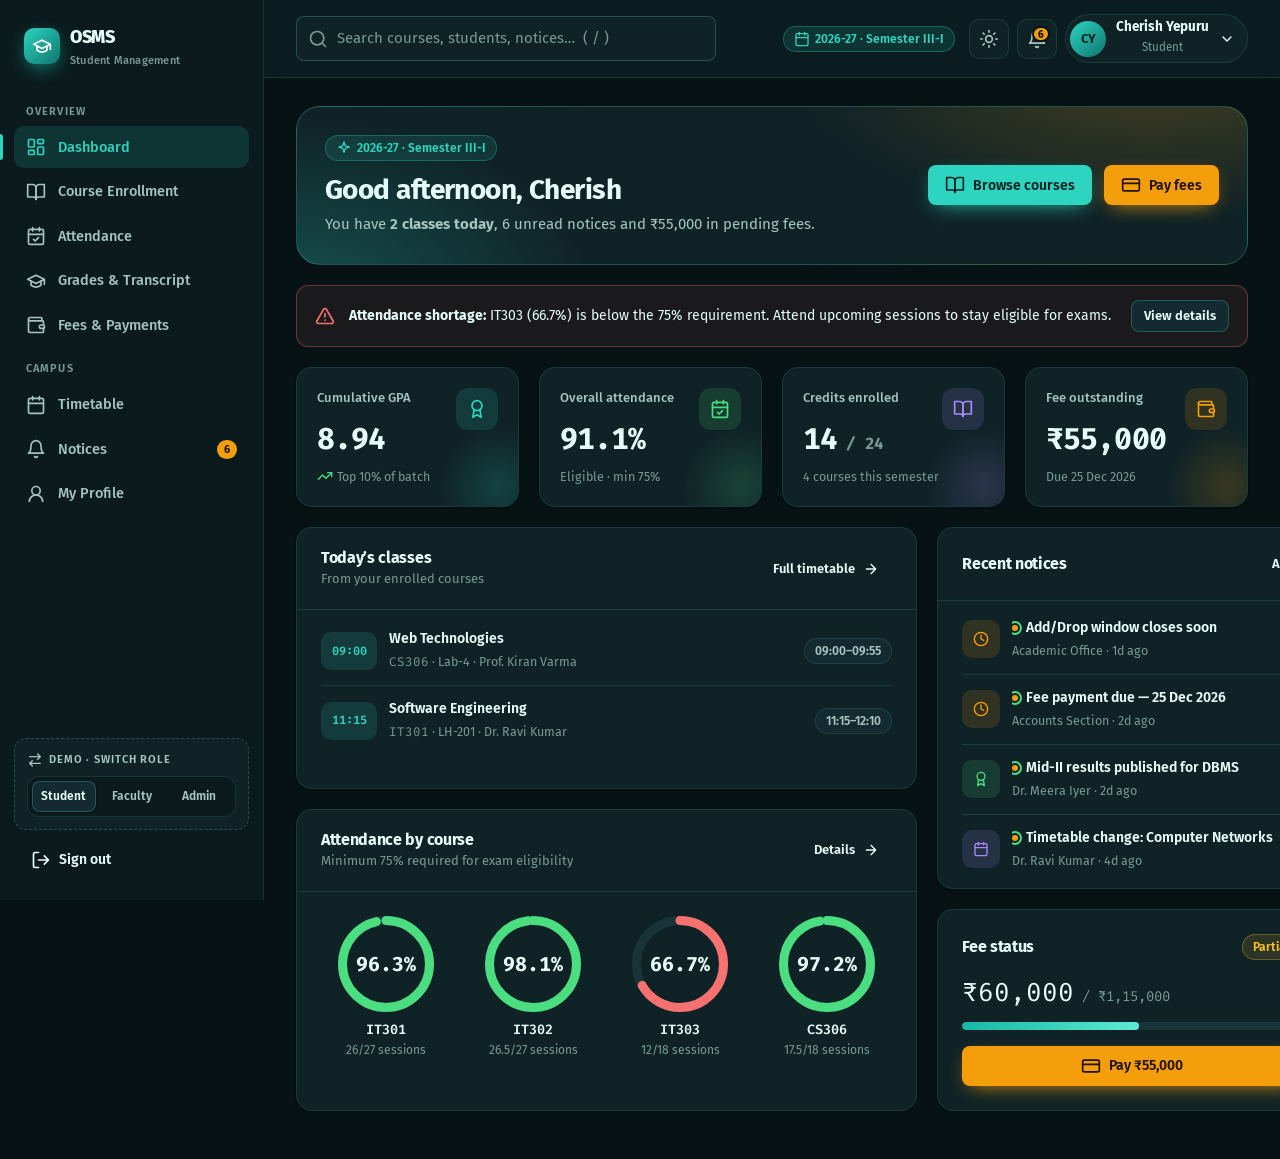
<file: index.html>
<!DOCTYPE html>
<html lang="en" data-theme="dark">
<head>
  <meta charset="UTF-8">
  <meta name="viewport" content="width=device-width, initial-scale=1.0">
  <meta name="description" content="Online Student Management System (OSMS) - A unified platform for student records, live course enrollment, attendance, grade calculations, fee payments and notifications built to IEEE 830 standards.">
  <meta name="theme-color" content="#0D9488">
  <title>OSMS · Online Student Management System</title>
  <link rel="stylesheet" href="css/styles.css">
</head>
<body>
  <!-- Print container for PDF downloads & official receipts (FR-4.3, FR-5.2) -->
  <div id="print-root"></div>

  <!-- Notification toasts -->
  <div class="toast-stack" aria-live="polite"></div>

  <!-- Core Application Scripts in dependency order -->
  <script src="js/icons.js"></script>
  <script src="js/store.js"></script>
  <script src="js/ui.js"></script>
  <script src="js/views-student.js"></script>
  <script src="js/views-faculty.js"></script>
  <script src="js/views-admin.js"></script>
  <script src="js/app.js"></script>
</body>
</html>
</file>
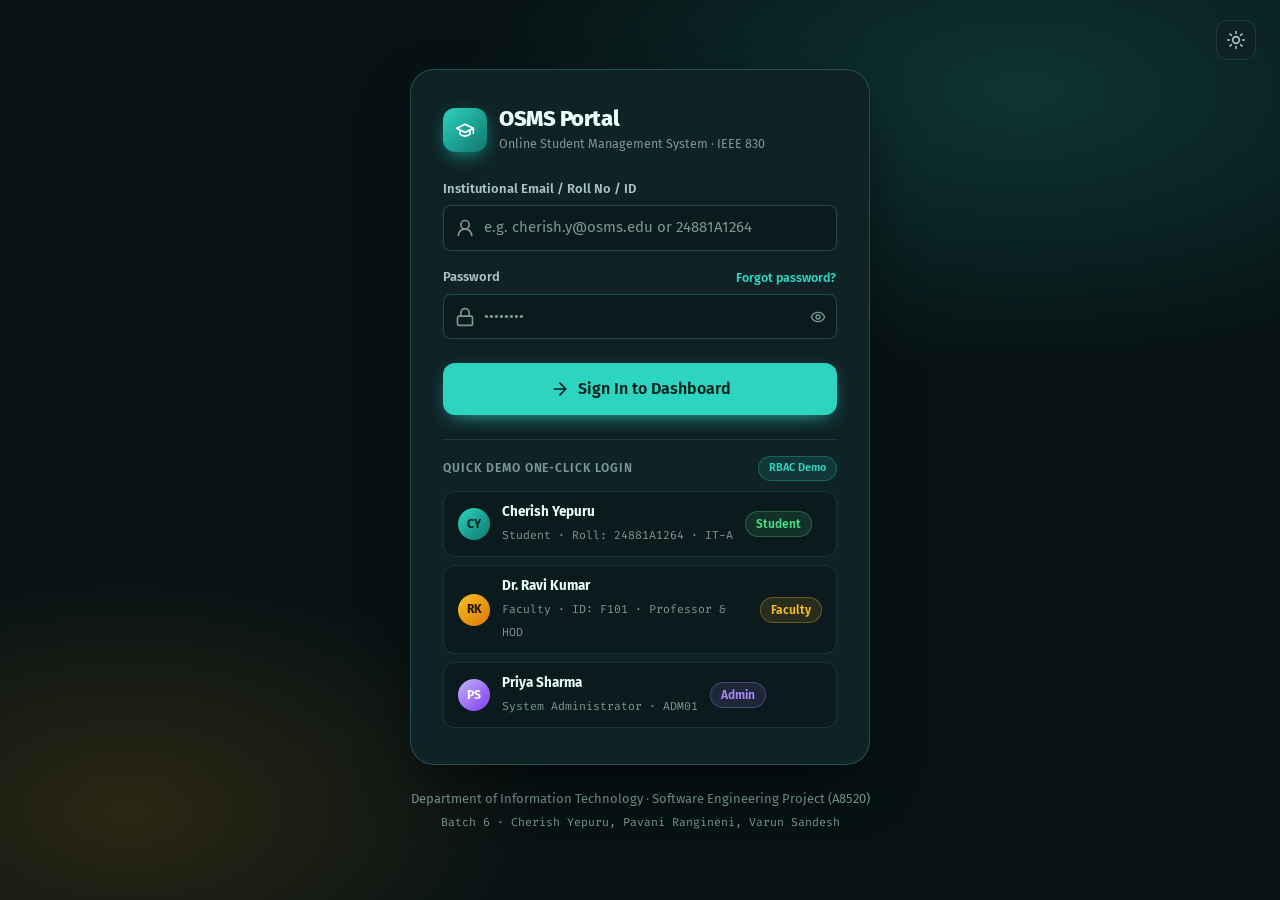
<file: login.html>
<!DOCTYPE html>
<html lang="en" data-theme="dark">
<head>
  <meta charset="UTF-8">
  <meta name="viewport" content="width=device-width, initial-scale=1.0">
  <title>Sign In · OSMS (Online Student Management System)</title>
  <link rel="stylesheet" href="css/styles.css">
  <style>
    .auth-page {
      min-height: 100vh;
      display: flex;
      flex-direction: column;
      align-items: center;
      justify-content: center;
      padding: 24px;
      position: relative;
      background:
        radial-gradient(800px 400px at 80% 10%, color-mix(in srgb, var(--primary) 18%, transparent), transparent 70%),
        radial-gradient(600px 350px at 10% 90%, color-mix(in srgb, var(--accent) 15%, transparent), transparent 70%),
        var(--bg);
    }
    .auth-card {
      width: min(460px, 100%);
      background: var(--surface);
      border: 1px solid var(--border-strong);
      border-radius: var(--r-xl);
      padding: 36px 32px;
      box-shadow: var(--shadow-lg);
      backdrop-filter: blur(16px);
      -webkit-backdrop-filter: blur(16px);
    }
    .auth-brand {
      display: flex;
      align-items: center;
      gap: 12px;
      margin-bottom: 24px;
    }
    .auth-brand .brand-mark {
      width: 44px;
      height: 44px;
      border-radius: 12px;
    }
    .persona-card {
      display: flex;
      align-items: center;
      gap: 12px;
      padding: 10px 14px;
      border-radius: var(--r);
      background: var(--bg-elev);
      border: 1px solid var(--border);
      cursor: pointer;
      transition: all var(--t-fast);
      text-align: left;
    }
    .persona-card:hover {
      background: var(--surface-hover);
      border-color: var(--primary);
      transform: translateY(-1px);
    }
    .auth-footer {
      margin-top: 24px;
      text-align: center;
      font-size: 13px;
      color: var(--text-3);
    }
  </style>
</head>
<body class="auth-page">

  <div style="position: absolute; top: 20px; right: 24px; display: flex; gap: 8px;">
    <button class="icon-btn" id="theme-btn" aria-label="Toggle theme"></button>
  </div>

  <main class="auth-card">
    <div class="auth-brand">
      <div class="brand-mark" id="logo-icon"></div>
      <div>
        <h1 style="font-size: 22px; font-weight: 800; letter-spacing: -0.02em;">OSMS Portal</h1>
        <small class="subtle" style="font-size: 12.5px;">Online Student Management System · IEEE 830</small>
      </div>
    </div>

    <div id="auth-alert"></div>

    <form id="login-form" class="stack" novalidate style="gap: 16px;">
      <div class="field">
        <label for="login-id">Institutional Email / Roll No / ID</label>
        <div class="input-group">
          <span id="ic-user"></span>
          <input class="input" id="login-id" type="text" placeholder="e.g. cherish.y@osms.edu or 24881A1264" autocomplete="username" data-rule="required">
        </div>
        <span class="field-error"></span>
      </div>

      <div class="field">
        <div class="row-between">
          <label for="login-pass">Password</label>
          <button type="button" class="btn btn-ghost btn-sm" id="btn-forgot-pass" style="padding: 0; min-height: auto; font-size: 12.5px; color: var(--primary);">Forgot password?</button>
        </div>
        <div class="input-group">
          <span id="ic-lock"></span>
          <input class="input" id="login-pass" type="password" placeholder="••••••••" autocomplete="current-password" data-rule="required" style="padding-right: 44px;">
          <button type="button" class="btn btn-ghost btn-sm" id="btn-toggle-pass" style="position: absolute; right: 4px; top: 50%; transform: translateY(-50%); width: 36px; height: 36px; padding: 0;" aria-label="Toggle password visibility"></button>
        </div>
        <span class="field-error"></span>
      </div>

      <button class="btn btn-primary btn-lg btn-block" type="submit" id="btn-submit" style="margin-top: 8px;">
        <span id="ic-login"></span> Sign In to Dashboard
      </button>
    </form>

    <div class="divider" style="margin: 24px 0 16px;"></div>

    <div>
      <div class="row-between" style="margin-bottom: 10px;">
        <span class="subtle" style="font-size: 12px; font-weight: 600; text-transform: uppercase; letter-spacing: .08em;">Quick Demo One-Click Login</span>
        <span class="badge badge-primary" style="font-size: 11px;">RBAC Demo</span>
      </div>
      <div class="stack" style="gap: 8px;">
        <button type="button" class="persona-card" data-login="cherish.y@osms.edu" data-role="student">
          <span class="avatar" style="width: 32px; height: 32px; font-size: 12px;">CY</span>
          <div class="grow" style="min-width: 0;">
            <strong style="font-size: 13.5px; display: block;">Cherish Yepuru</strong>
            <small class="subtle mono" style="font-size: 11.5px;">Student · Roll: 24881A1264 · IT-A</small>
          </div>
          <span class="badge badge-success">Student</span>
        </button>

        <button type="button" class="persona-card" data-login="ravi.kumar@osms.edu" data-role="faculty">
          <span class="avatar amber" style="width: 32px; height: 32px; font-size: 12px;">RK</span>
          <div class="grow" style="min-width: 0;">
            <strong style="font-size: 13.5px; display: block;">Dr. Ravi Kumar</strong>
            <small class="subtle mono" style="font-size: 11.5px;">Faculty · ID: F101 · Professor & HOD</small>
          </div>
          <span class="badge badge-warning">Faculty</span>
        </button>

        <button type="button" class="persona-card" data-login="admin@osms.edu" data-role="admin">
          <span class="avatar violet" style="width: 32px; height: 32px; font-size: 12px;">PS</span>
          <div class="grow" style="min-width: 0;">
            <strong style="font-size: 13.5px; display: block;">Priya Sharma</strong>
            <small class="subtle mono" style="font-size: 11.5px;">System Administrator · ADM01</small>
          </div>
          <span class="badge badge-violet">Admin</span>
        </button>
      </div>
    </div>
  </main>

  <footer class="auth-footer">
    <p>Department of Information Technology · Software Engineering Project (A8520)</p>
    <p class="mono" style="margin-top: 4px; font-size: 11.5px;">Batch 6 · Cherish Yepuru, Pavani Rangineni, Varun Sandesh</p>
  </footer>

  <div class="toast-stack" aria-live="polite"></div>

  <script src="js/icons.js"></script>
  <script src="js/store.js"></script>
  <script src="js/ui.js"></script>
  <script>
    (function() {
      const { $, $$, esc, Theme, toast, modal, validate } = UI;
      const O = OSMS;

      // Render static icons
      $('#logo-icon').innerHTML = icon('cap', 'icon-lg');
      $('#ic-user').outerHTML = icon('user', 'icon');
      $('#ic-lock').outerHTML = icon('lock', 'icon');
      $('#ic-login').outerHTML = icon('arrowRight', 'icon');
      $('#btn-toggle-pass').innerHTML = icon('eye', 'icon-sm');

      const updateThemeBtn = () => {
        $('#theme-btn').innerHTML = icon(Theme.current() === 'dark' ? 'sun' : 'moon');
      };
      updateThemeBtn();
      $('#theme-btn').onclick = () => {
        Theme.toggle();
        updateThemeBtn();
      };

      // Check query params for alerts
      const params = new URLSearchParams(location.search);
      if (params.get('expired')) {
        $('#auth-alert').innerHTML = '<div class="banner banner-warn" style="margin-bottom:16px;">' + icon('clock') + '<p>Your session timed out due to inactivity. Please sign in again.</p></div>';
      } else if (params.get('signedout')) {
        $('#auth-alert').innerHTML = '<div class="banner banner-info" style="margin-bottom:16px;">' + icon('checkCircle') + '<p>You have been safely signed out.</p></div>';
      }

      // Password visibility toggle
      let showPass = false;
      $('#btn-toggle-pass').onclick = () => {
        showPass = !showPass;
        $('#login-pass').type = showPass ? 'text' : 'password';
      };

      // One-click demo personas
      $$('.persona-card').forEach(btn => {
        btn.onclick = () => {
          $('#login-id').value = btn.dataset.login;
          $('#login-pass').value = 'Demo@123';
          performLogin();
        };
      });

      // Submit login
      $('#login-form').onsubmit = (e) => {
        e.preventDefault();
        performLogin();
      };

      function performLogin() {
        if (!validate($('#login-form'))) return;

        const loginInput = $('#login-id').value.trim();
        const passInput = $('#login-pass').value;
        const btn = $('#btn-submit');

        btn.disabled = true;
        btn.innerHTML = '<span class="spinner"></span> Verifying credentials…';

        setTimeout(() => {
          const user = O.findUser(loginInput);
          if (!user || user.password !== passInput) {
            btn.disabled = false;
            btn.innerHTML = icon('arrowRight', 'icon') + ' Sign In to Dashboard';
            toast('Authentication Failed', 'Invalid email / ID or password. Check demo credentials.', 'error');
            const pf = $('#login-pass').closest('.field');
            pf.classList.add('invalid');
            pf.querySelector('.field-error').textContent = 'Invalid credentials';
            return;
          }

          // Check if profile is active (FR-2.1)
          const prof = O.profileOf(user);
          if (prof && prof.active === false) {
            btn.disabled = false;
            btn.innerHTML = icon('arrowRight', 'icon') + ' Sign In to Dashboard';
            toast('Account Deactivated', 'Your account has been deactivated by the Administrator (FR-2.1).', 'error');
            return;
          }

          // Store session (FR-1.1, FR-1.2)
          localStorage.removeItem('osms_logged_out');
          localStorage.setItem('osms_session', JSON.stringify({
            ref: user.ref,
            role: user.role,
            at: Date.now()
          }));
          O.log('Signed in', user.ref);

          toast('Welcome Back', 'Signed in as ' + esc(prof.name) + ' (' + user.role + ')');
          setTimeout(() => {
            location.href = 'index.html#/dashboard';
          }, 300);
        }, 500);
      }

      // Forgot Password Modal (FR-1.3)
      $('#btn-forgot-pass').onclick = () => {
        const m = modal({
          title: 'Reset Forgotten Password',
          body: '<div class="stack" id="fp-step-1">' +
            '<p class="muted" style="font-size:13.5px;">Enter your registered institutional email to receive a password reset verification link (FR-1.3).</p>' +
            UI.field({ id: 'fp-email', label: 'Institutional Email', placeholder: 'e.g. cherish.y@osms.edu', rule: 'required|email', value: $('#login-id').value.includes('@') ? $('#login-id').value : '' }) +
          '</div>' +
          '<div class="stack" id="fp-step-2" hidden>' +
            '<div class="banner banner-info">' + icon('mail') + '<p>A verification code was sent to your email. Enter it below with your new password.</p></div>' +
            UI.field({ id: 'fp-code', label: '6-digit Verification Code', value: '482910', rule: 'required' }) +
            UI.field({ id: 'fp-new-pass', label: 'New Password', type: 'password', rule: 'required|strong', hint: 'At least 8 characters with uppercase, number and symbol.' }) +
          '</div>',
          foot: '<button class="btn" data-close>Cancel</button><button class="btn btn-primary" id="btn-fp-next">Send Verification Code</button>'
        });

        let step = 1;
        m.$('#btn-fp-next').onclick = () => {
          if (step === 1) {
            const emailInp = m.$('#fp-email');
            if (!validate(m.$('#fp-step-1'))) return;
            const targetUser = O.db.users.find(u => u.email.toLowerCase() === emailInp.value.trim().toLowerCase());
            if (!targetUser) {
              toast('Email Not Found', 'No registered account found with that email address.', 'error');
              return;
            }
            m.$('#fp-step-1').hidden = true;
            m.$('#fp-step-2').hidden = false;
            m.$('#btn-fp-next').innerHTML = icon('check') + ' Reset Password';
            step = 2;
            toast('Code Sent', 'Simulated verification code: 482910 sent to ' + emailInp.value, 'info');
          } else {
            if (!validate(m.$('#fp-step-2'))) return;
            const targetUser = O.db.users.find(u => u.email.toLowerCase() === m.$('#fp-email').value.trim().toLowerCase());
            if (targetUser) {
              targetUser.password = m.$('#fp-new-pass').value;
              O.save();
              O.log('Reset password via verification code', targetUser.ref);
              toast('Password Reset', 'Your password has been updated. You may now sign in.');
              m.close();
              $('#login-id').value = targetUser.email;
              $('#login-pass').value = targetUser.password;
            }
          }
        };
      };
    })();
  </script>
</body>
</html>
</file>
<file: css/styles.css>
/* =========================================================
   OSMS — Design System
   Generated with ui-ux-pro-max: Education teal + course amber + grade green
   Typography: Fira Sans (UI) / Fira Code (data, IDs)
   ========================================================= */
@import url('https://fonts.googleapis.com/css2?family=Fira+Code:wght@400;500;600&family=Fira+Sans:wght@300;400;500;600;700;800&display=swap');

:root {
  /* primitives */
  --teal-300: #5EEAD4; --teal-400: #2DD4BF; --teal-500: #14B8A6; --teal-600: #0D9488; --teal-700: #0F766E; --teal-900: #134E4A;
  --amber-400: #FBBF24; --amber-500: #F59E0B; --amber-600: #D97706;
  --green-400: #4ADE80; --green-500: #22C55E;
  --red-400: #F87171; --red-500: #EF4444; --red-600: #DC2626;
  --violet-400: #A78BFA; --sky-400: #38BDF8;

  /* semantic — dark (default) */
  --bg: #071214;
  --bg-elev: #0B1A1D;
  --surface: #0F2226;
  --surface-2: #132B30;
  --surface-hover: #183439;
  --border: rgba(94, 234, 212, 0.12);
  --border-strong: rgba(94, 234, 212, 0.24);
  --text: #E6FFFA;
  --text-2: #A7C4C0;
  --text-3: #7A9995;
  --primary: var(--teal-400);
  --primary-strong: var(--teal-500);
  --on-primary: #032321;
  --accent: var(--amber-500);
  --success: var(--green-400);
  --danger: var(--red-400);
  --warning: var(--amber-400);
  --info: var(--sky-400);
  --ring: rgba(45, 212, 191, 0.45);
  --glass: rgba(15, 34, 38, 0.72);
  --shadow-sm: 0 1px 2px rgba(0,0,0,.4);
  --shadow: 0 8px 24px -8px rgba(0,0,0,.55), 0 2px 6px rgba(0,0,0,.3);
  --shadow-lg: 0 24px 60px -16px rgba(0,0,0,.7);
  --glow: 0 0 0 1px rgba(45,212,191,.25), 0 8px 32px -8px rgba(45,212,191,.35);

  /* spacing (density 7) */
  --s-1: 4px; --s-2: 8px; --s-3: 12px; --s-4: 16px; --s-5: 20px; --s-6: 24px; --s-8: 32px; --s-10: 40px; --s-12: 48px; --s-16: 64px; --s-24: 96px;
  --r-sm: 8px; --r: 12px; --r-lg: 16px; --r-xl: 24px; --r-full: 999px;
  --font: 'Fira Sans', system-ui, -apple-system, 'Segoe UI', sans-serif;
  --mono: 'Fira Code', ui-monospace, Consolas, monospace;
  --ease: cubic-bezier(.2, .8, .2, 1);
  --t-fast: 150ms; --t: 220ms; --t-slow: 400ms;
  --sidebar-w: 264px;
  color-scheme: dark;
}

[data-theme="light"] {
  --bg: #F0FDFA;
  --bg-elev: #E6F7F4;
  --surface: #FFFFFF;
  --surface-2: #F4FBFA;
  --surface-hover: #E8F1F4;
  --border: rgba(19, 78, 74, 0.12);
  --border-strong: rgba(19, 78, 74, 0.22);
  --text: #0B2E2B;
  --text-2: #3D5F5B;
  --text-3: #5E7D79;
  --primary: var(--teal-600);
  --primary-strong: var(--teal-700);
  --on-primary: #FFFFFF;
  --accent: var(--amber-600);
  --success: #16A34A;
  --danger: var(--red-600);
  --warning: #B45309;
  --info: #0284C7;
  --ring: rgba(13, 148, 136, 0.35);
  --glass: rgba(255, 255, 255, 0.78);
  --shadow-sm: 0 1px 2px rgba(19,78,74,.08);
  --shadow: 0 8px 24px -10px rgba(19,78,74,.18), 0 2px 6px rgba(19,78,74,.06);
  --shadow-lg: 0 24px 60px -20px rgba(19,78,74,.28);
  --glow: 0 0 0 1px rgba(13,148,136,.2), 0 8px 28px -10px rgba(13,148,136,.35);
  color-scheme: light;
}

/* ---------- base ---------- */
*, *::before, *::after { box-sizing: border-box; }
html { -webkit-text-size-adjust: 100%; scroll-behavior: smooth; }
body {
  margin: 0; font-family: var(--font); font-size: 15px; line-height: 1.55;
  background: var(--bg); color: var(--text);
  -webkit-font-smoothing: antialiased;
  transition: background var(--t) var(--ease), color var(--t) var(--ease);
}
h1, h2, h3, h4 { margin: 0; line-height: 1.2; letter-spacing: -0.02em; font-weight: 700; }
p { margin: 0; }
a { color: var(--primary); text-decoration: none; }
button, input, select, textarea { font: inherit; color: inherit; }
img, svg { display: block; }
.mono { font-family: var(--mono); font-feature-settings: 'zero' 1; }
.muted { color: var(--text-2); }
.subtle { color: var(--text-3); }
.sr-only { position: absolute; width: 1px; height: 1px; overflow: hidden; clip: rect(0 0 0 0); white-space: nowrap; }
::selection { background: rgba(45,212,191,.3); }
:focus-visible { outline: 2px solid var(--primary); outline-offset: 2px; border-radius: 6px; }
::-webkit-scrollbar { width: 10px; height: 10px; }
::-webkit-scrollbar-thumb { background: var(--surface-hover); border-radius: 10px; border: 2px solid var(--bg); }
::-webkit-scrollbar-track { background: transparent; }

.icon { width: 20px; height: 20px; flex-shrink: 0; stroke: currentColor; fill: none; stroke-width: 2; stroke-linecap: round; stroke-linejoin: round; }
.icon-sm { width: 16px; height: 16px; }
.icon-lg { width: 24px; height: 24px; }

/* ---------- buttons ---------- */
.btn {
  --_bg: var(--surface-2); --_fg: var(--text); --_bd: var(--border-strong);
  display: inline-flex; align-items: center; justify-content: center; gap: var(--s-2);
  min-height: 40px; padding: 0 var(--s-4); border-radius: var(--r-sm);
  background: var(--_bg); color: var(--_fg); border: 1px solid var(--_bd);
  font-weight: 600; font-size: 14px; cursor: pointer; white-space: nowrap;
  transition: background var(--t-fast) var(--ease), border-color var(--t-fast), box-shadow var(--t-fast), transform var(--t-fast), opacity var(--t-fast);
}
.btn:hover { background: var(--surface-hover); }
.btn:active { transform: translateY(1px); }
.btn:disabled, .btn[aria-disabled="true"] { opacity: .45; cursor: not-allowed; transform: none; }
.btn-primary { --_bg: var(--primary); --_fg: var(--on-primary); --_bd: transparent; box-shadow: 0 6px 20px -8px var(--primary); }
.btn-primary:hover { background: var(--primary-strong); box-shadow: 0 8px 26px -8px var(--primary); }
.btn-accent { --_bg: var(--accent); --_fg: #1F1300; --_bd: transparent; box-shadow: 0 6px 20px -8px var(--accent); }
.btn-accent:hover { background: var(--amber-400); }
.btn-ghost { --_bg: transparent; --_bd: transparent; }
.btn-danger { --_bg: transparent; --_fg: var(--danger); --_bd: color-mix(in srgb, var(--danger) 40%, transparent); }
.btn-danger:hover { background: color-mix(in srgb, var(--danger) 12%, transparent); }
.btn-sm { min-height: 32px; padding: 0 var(--s-3); font-size: 13px; }
.btn-lg { min-height: 52px; padding: 0 var(--s-6); font-size: 16px; border-radius: var(--r); }
.btn-icon { width: 40px; padding: 0; }
.btn-icon.btn-sm { width: 32px; }
.btn-block { width: 100%; }

/* ---------- form ---------- */
.field { display: grid; gap: 6px; }
.field label, .label { font-size: 13px; font-weight: 600; color: var(--text-2); }
.input, .select, .textarea {
  width: 100%; min-height: 42px; padding: 10px 12px; border-radius: var(--r-sm);
  background: var(--bg-elev); border: 1px solid var(--border-strong); color: var(--text);
  transition: border-color var(--t-fast), box-shadow var(--t-fast), background var(--t-fast);
}
.textarea { min-height: 110px; resize: vertical; }
.input::placeholder, .textarea::placeholder { color: var(--text-3); }
.input:hover, .select:hover, .textarea:hover { border-color: var(--primary); }
.input:focus, .select:focus, .textarea:focus { outline: none; border-color: var(--primary); box-shadow: 0 0 0 3px var(--ring); }
.input[readonly] { opacity: .7; cursor: not-allowed; }
.field.invalid .input, .field.invalid .select, .field.invalid .textarea { border-color: var(--danger); }
.field-error { font-size: 12.5px; color: var(--danger); display: none; }
.field.invalid .field-error { display: block; }
.hint { font-size: 12.5px; color: var(--text-3); }
.input-group { position: relative; }
.input-group .icon { position: absolute; left: 12px; top: 50%; transform: translateY(-50%); color: var(--text-3); pointer-events: none; }
.input-group .input { padding-left: 40px; }
.form-grid { display: grid; grid-template-columns: 1fr 1fr; gap: var(--s-4); }
.form-grid .span-2 { grid-column: span 2; }
.check { display: inline-flex; align-items: center; gap: 8px; cursor: pointer; font-size: 14px; user-select: none; }
.check input { width: 18px; height: 18px; accent-color: var(--primary); cursor: pointer; }

.switch { position: relative; width: 44px; height: 24px; flex-shrink: 0; }
.switch input { opacity: 0; width: 0; height: 0; position: absolute; }
.switch span { position: absolute; inset: 0; background: var(--surface-hover); border: 1px solid var(--border-strong); border-radius: 99px; cursor: pointer; transition: background var(--t); }
.switch span::after { content: ''; position: absolute; width: 18px; height: 18px; left: 2px; top: 2px; background: var(--text-2); border-radius: 50%; transition: transform var(--t) var(--ease), background var(--t); }
.switch input:checked + span { background: var(--primary); border-color: transparent; }
.switch input:checked + span::after { transform: translateX(20px); background: #fff; }
.switch input:focus-visible + span { box-shadow: 0 0 0 3px var(--ring); }

.segmented { display: inline-flex; padding: 4px; gap: 4px; background: var(--bg-elev); border: 1px solid var(--border); border-radius: var(--r); }
.segmented button { border: 0; background: transparent; padding: 8px 14px; border-radius: 8px; color: var(--text-2); font-weight: 600; font-size: 13.5px; cursor: pointer; display: inline-flex; align-items: center; gap: 6px; transition: background var(--t-fast), color var(--t-fast); }
.segmented button:hover { color: var(--text); }
.segmented button.active { background: var(--surface-2); color: var(--text); box-shadow: var(--shadow-sm), inset 0 0 0 1px var(--border-strong); }

/* ---------- surfaces ---------- */
.card { background: var(--surface); border: 1px solid var(--border); border-radius: var(--r-lg); box-shadow: var(--shadow-sm); }
.card-pad { padding: var(--s-6); }
.card-head { display: flex; align-items: center; justify-content: space-between; gap: var(--s-3); padding: var(--s-5) var(--s-6); border-bottom: 1px solid var(--border); }
.card-head h3 { font-size: 16px; }
.card-head .sub { font-size: 13px; color: var(--text-3); margin-top: 2px; }
.card-body { padding: var(--s-6); }
.card-hover { transition: transform var(--t) var(--ease), border-color var(--t), box-shadow var(--t); }
.card-hover:hover { transform: translateY(-2px); border-color: var(--border-strong); box-shadow: var(--shadow); }

.badge { display: inline-flex; align-items: center; gap: 5px; padding: 3px 10px; border-radius: var(--r-full); font-size: 12px; font-weight: 600; line-height: 1.5; white-space: nowrap; background: var(--surface-2); color: var(--text-2); border: 1px solid var(--border); }
.badge .dot { width: 6px; height: 6px; border-radius: 50%; background: currentColor; }
.badge-success { color: var(--success); background: color-mix(in srgb, var(--success) 12%, transparent); border-color: color-mix(in srgb, var(--success) 30%, transparent); }
.badge-danger { color: var(--danger); background: color-mix(in srgb, var(--danger) 12%, transparent); border-color: color-mix(in srgb, var(--danger) 30%, transparent); }
.badge-warning { color: var(--warning); background: color-mix(in srgb, var(--warning) 12%, transparent); border-color: color-mix(in srgb, var(--warning) 30%, transparent); }
.badge-info { color: var(--info); background: color-mix(in srgb, var(--info) 12%, transparent); border-color: color-mix(in srgb, var(--info) 30%, transparent); }
.badge-primary { color: var(--primary); background: color-mix(in srgb, var(--primary) 12%, transparent); border-color: color-mix(in srgb, var(--primary) 30%, transparent); }
.badge-violet { color: var(--violet-400); background: color-mix(in srgb, var(--violet-400) 12%, transparent); border-color: color-mix(in srgb, var(--violet-400) 30%, transparent); }

.live-dot { position: relative; width: 8px; height: 8px; border-radius: 50%; background: var(--success); display: inline-block; }
.live-dot::after { content: ''; position: absolute; inset: -4px; border-radius: 50%; border: 2px solid var(--success); animation: ping 1.6s var(--ease) infinite; }
@keyframes ping { 0% { transform: scale(.6); opacity: 1; } 100% { transform: scale(1.6); opacity: 0; } }

.progress { height: 8px; background: var(--surface-hover); border-radius: 99px; overflow: hidden; }
.progress > span { display: block; height: 100%; border-radius: inherit; background: linear-gradient(90deg, var(--teal-500), var(--teal-300)); transition: width var(--t-slow) var(--ease); }
.progress.warn > span { background: linear-gradient(90deg, var(--amber-600), var(--amber-400)); }
.progress.bad > span { background: linear-gradient(90deg, var(--red-600), var(--red-400)); }

.avatar { width: 36px; height: 36px; border-radius: 50%; display: grid; place-items: center; font-weight: 700; font-size: 13px; color: var(--on-primary); background: linear-gradient(135deg, var(--teal-400), var(--teal-700)); flex-shrink: 0; }
.avatar-lg { width: 72px; height: 72px; font-size: 24px; }
.avatar.amber { background: linear-gradient(135deg, var(--amber-400), var(--amber-600)); color: #1F1300; }
.avatar.violet { background: linear-gradient(135deg, #C4B5FD, #7C3AED); color: #fff; }

.divider { height: 1px; background: var(--border); margin: var(--s-4) 0; }
.empty { padding: var(--s-12) var(--s-6); text-align: center; color: var(--text-3); display: grid; justify-items: center; gap: var(--s-3); }
.empty .icon { width: 40px; height: 40px; opacity: .6; }

/* ---------- tables ---------- */
.table-wrap { overflow-x: auto; }
table.table { width: 100%; border-collapse: collapse; font-size: 14px; }
.table th { text-align: left; font-size: 12px; font-weight: 600; text-transform: uppercase; letter-spacing: .06em; color: var(--text-3); padding: 12px 16px; border-bottom: 1px solid var(--border); white-space: nowrap; background: var(--surface); position: sticky; top: 0; }
.table td { padding: 12px 16px; border-bottom: 1px solid var(--border); vertical-align: middle; }
.table tbody tr { transition: background var(--t-fast); }
.table tbody tr:hover { background: var(--surface-2); }
.table tbody tr:last-child td { border-bottom: 0; }
.table .num { text-align: right; font-family: var(--mono); }
.table .cell-user { display: flex; align-items: center; gap: 10px; }
.table .cell-user strong { display: block; font-weight: 600; }
.table .cell-user small { color: var(--text-3); font-family: var(--mono); font-size: 12px; }
.table tr.inactive td { opacity: .5; }
.table input.input { min-height: 34px; padding: 6px 8px; width: 72px; text-align: right; font-family: var(--mono); }

/* ---------- toast / modal ---------- */
.toast-stack { position: fixed; right: 20px; bottom: 20px; z-index: 1000; display: grid; gap: 10px; width: min(380px, calc(100vw - 40px)); }
.toast { display: flex; gap: 12px; align-items: flex-start; padding: 14px 16px; border-radius: var(--r); background: var(--glass); backdrop-filter: blur(16px); -webkit-backdrop-filter: blur(16px); border: 1px solid var(--border-strong); box-shadow: var(--shadow-lg); animation: toast-in var(--t-slow) var(--ease); }
.toast.out { animation: toast-out var(--t) var(--ease) forwards; }
.toast .icon { margin-top: 1px; }
.toast-success .icon { color: var(--success); } .toast-error .icon { color: var(--danger); } .toast-info .icon { color: var(--info); } .toast-warning .icon { color: var(--warning); }
.toast strong { display: block; font-size: 14px; }
.toast p { font-size: 13px; color: var(--text-2); }
@keyframes toast-in { from { opacity: 0; transform: translateY(12px) scale(.97); } }
@keyframes toast-out { to { opacity: 0; transform: translateX(24px); } }

.modal-backdrop { position: fixed; inset: 0; z-index: 900; background: rgba(2, 10, 12, .6); backdrop-filter: blur(4px); display: grid; place-items: center; padding: 20px; animation: fade-in var(--t) var(--ease); }
.modal { width: min(560px, 100%); max-height: calc(100vh - 40px); overflow: auto; background: var(--surface); border: 1px solid var(--border-strong); border-radius: var(--r-xl); box-shadow: var(--shadow-lg); animation: modal-in var(--t-slow) var(--ease); }
.modal-lg { width: min(820px, 100%); }
.modal-head { display: flex; align-items: center; justify-content: space-between; padding: 20px 24px; border-bottom: 1px solid var(--border); }
.modal-head h3 { font-size: 18px; }
.modal-body { padding: 24px; }
.modal-foot { display: flex; justify-content: flex-end; gap: 10px; padding: 16px 24px; border-top: 1px solid var(--border); background: var(--surface-2); border-radius: 0 0 var(--r-xl) var(--r-xl); }
.modal-backdrop.closing { animation: fade-out var(--t) var(--ease) forwards; }
@keyframes fade-in { from { opacity: 0; } }
@keyframes fade-out { to { opacity: 0; } }
@keyframes modal-in { from { opacity: 0; transform: translateY(16px) scale(.97); } }

.spinner { width: 20px; height: 20px; border-radius: 50%; border: 2.5px solid currentColor; border-right-color: transparent; animation: spin .7s linear infinite; }
@keyframes spin { to { transform: rotate(360deg); } }

/* ---------- reveal motion ---------- */
.reveal { opacity: 0; transform: translateY(18px); transition: opacity .6s var(--ease), transform .6s var(--ease); }
.reveal.in { opacity: 1; transform: none; }
.stagger > * { animation: rise .45s var(--ease) both; }
.stagger > *:nth-child(2) { animation-delay: .05s; } .stagger > *:nth-child(3) { animation-delay: .1s; } .stagger > *:nth-child(4) { animation-delay: .15s; }
.stagger > *:nth-child(5) { animation-delay: .2s; } .stagger > *:nth-child(6) { animation-delay: .25s; } .stagger > *:nth-child(n+7) { animation-delay: .3s; }
@keyframes rise { from { opacity: 0; transform: translateY(14px) scale(.98); } }

@media (prefers-reduced-motion: reduce) {
  *, *::before, *::after { animation-duration: .01ms !important; animation-iteration-count: 1 !important; transition-duration: .01ms !important; scroll-behavior: auto !important; }
  .reveal { opacity: 1; transform: none; }
}

/* =========================================================
   APP SHELL
   ========================================================= */
.app { display: grid; grid-template-columns: var(--sidebar-w) 1fr; min-height: 100vh; }
.sidebar { position: sticky; top: 0; height: 100vh; display: flex; flex-direction: column; background: var(--bg-elev); border-right: 1px solid var(--border); padding: 20px 14px; z-index: 50; }
.brand { display: flex; align-items: center; gap: 10px; padding: 4px 10px 20px; color: var(--text); }
.brand-mark { width: 36px; height: 36px; border-radius: 10px; display: grid; place-items: center; background: linear-gradient(135deg, var(--teal-400), var(--teal-700)); color: #fff; box-shadow: 0 6px 20px -6px var(--teal-500); }
.brand-mark .icon { width: 20px; height: 20px; }
.brand-name { font-weight: 800; font-size: 18px; letter-spacing: -0.02em; }
.brand-name small { display: block; font-size: 11px; font-weight: 500; color: var(--text-3); letter-spacing: .02em; }
.nav-label { font-size: 11px; font-weight: 600; text-transform: uppercase; letter-spacing: .1em; color: var(--text-3); padding: 14px 12px 6px; }
.nav { display: grid; gap: 2px; }
.nav a { display: flex; align-items: center; gap: 12px; padding: 10px 12px; border-radius: 10px; color: var(--text-2); font-weight: 500; font-size: 14.5px; transition: background var(--t-fast), color var(--t-fast); position: relative; }
.nav a:hover { background: var(--surface); color: var(--text); }
.nav a.active { background: color-mix(in srgb, var(--primary) 14%, transparent); color: var(--primary); }
.nav a.active::before { content: ''; position: absolute; left: -14px; top: 8px; bottom: 8px; width: 3px; border-radius: 0 3px 3px 0; background: var(--primary); }
.nav a .count { margin-left: auto; font-size: 11px; font-weight: 700; background: var(--accent); color: #1F1300; padding: 1px 7px; border-radius: 99px; }
.sidebar-foot { margin-top: auto; display: grid; gap: 10px; }
.role-switch { padding: 12px; border-radius: var(--r); background: var(--surface); border: 1px dashed var(--border-strong); }
.role-switch .label { display: flex; align-items: center; gap: 6px; margin-bottom: 8px; font-size: 11px; text-transform: uppercase; letter-spacing: .08em; }
.role-switch .segmented { width: 100%; }
.role-switch .segmented button { flex: 1; justify-content: center; padding: 6px 4px; font-size: 12px; }

.main { min-width: 0; display: flex; flex-direction: column; }
.topbar { position: sticky; top: 0; z-index: 40; display: flex; align-items: center; gap: 16px; padding: 14px 32px; background: var(--glass); backdrop-filter: blur(14px); -webkit-backdrop-filter: blur(14px); border-bottom: 1px solid var(--border); }
.topbar .search { flex: 1; max-width: 420px; }
.topbar .search .input { background: var(--surface); }
.topbar-actions { margin-left: auto; display: flex; align-items: center; gap: 8px; }
.icon-btn { position: relative; width: 40px; height: 40px; display: grid; place-items: center; border-radius: 10px; border: 1px solid var(--border); background: var(--surface); color: var(--text-2); cursor: pointer; transition: background var(--t-fast), color var(--t-fast), border-color var(--t-fast); }
.icon-btn:hover { color: var(--text); background: var(--surface-hover); border-color: var(--border-strong); }
.icon-btn .pip { position: absolute; top: 6px; right: 6px; min-width: 16px; height: 16px; padding: 0 4px; border-radius: 99px; background: var(--accent); color: #1F1300; font-size: 10px; font-weight: 800; display: grid; place-items: center; border: 2px solid var(--bg); }
.user-chip { display: flex; align-items: center; gap: 10px; padding: 4px 12px 4px 4px; border-radius: 99px; border: 1px solid var(--border); background: var(--surface); cursor: pointer; transition: border-color var(--t-fast); }
.user-chip:hover { border-color: var(--border-strong); }
.user-chip strong { font-size: 13.5px; display: block; line-height: 1.2; }
.user-chip small { font-size: 11.5px; color: var(--text-3); text-transform: capitalize; }
.menu-toggle { display: none; }

.dropdown { position: absolute; top: calc(100% + 8px); right: 0; width: 360px; background: var(--surface); border: 1px solid var(--border-strong); border-radius: var(--r-lg); box-shadow: var(--shadow-lg); animation: modal-in var(--t) var(--ease); overflow: hidden; z-index: 60; }
.dropdown-head { display: flex; justify-content: space-between; align-items: center; padding: 14px 16px; border-bottom: 1px solid var(--border); }
.dropdown-list { max-height: 380px; overflow: auto; }
.notif { display: flex; gap: 12px; padding: 12px 16px; border-bottom: 1px solid var(--border); cursor: pointer; transition: background var(--t-fast); }
.notif:hover { background: var(--surface-2); }
.notif.unread { background: color-mix(in srgb, var(--primary) 6%, transparent); }
.notif .ic { width: 34px; height: 34px; border-radius: 10px; display: grid; place-items: center; flex-shrink: 0; }
.notif strong { font-size: 13.5px; display: block; }
.notif p { font-size: 12.5px; color: var(--text-3); }
.menu-item { display: flex; align-items: center; gap: 10px; width: 100%; padding: 10px 16px; background: none; border: 0; text-align: left; cursor: pointer; color: var(--text-2); font-size: 14px; }
.menu-item:hover { background: var(--surface-2); color: var(--text); }

.content { padding: 28px 32px 48px; max-width: 1400px; width: 100%; }
.page-head { display: flex; align-items: flex-end; justify-content: space-between; gap: 16px; margin-bottom: 24px; flex-wrap: wrap; }
.page-head h1 { font-size: 28px; }
.page-head p { color: var(--text-2); margin-top: 4px; }
.page-head .actions { display: flex; gap: 10px; flex-wrap: wrap; }
.crumbs { font-size: 12.5px; color: var(--text-3); margin-bottom: 6px; display: flex; gap: 6px; align-items: center; }

.grid { display: grid; gap: 20px; }
.grid-4 { grid-template-columns: repeat(4, minmax(0, 1fr)); }
.grid-3 { grid-template-columns: repeat(3, minmax(0, 1fr)); }
.grid-2 { grid-template-columns: repeat(2, minmax(0, 1fr)); }
.grid-main { grid-template-columns: minmax(0, 2fr) minmax(0, 1fr); }
.row { display: flex; align-items: center; gap: 12px; }
.row-between { display: flex; align-items: center; justify-content: space-between; gap: 12px; }
.stack { display: grid; gap: 12px; }
.wrap { flex-wrap: wrap; }

.stat { padding: 20px; position: relative; overflow: hidden; }
.stat .stat-top { display: flex; justify-content: space-between; align-items: flex-start; }
.stat .stat-label { font-size: 13px; color: var(--text-2); font-weight: 500; }
.stat .stat-value { font-size: 30px; font-weight: 700; margin-top: 8px; letter-spacing: -0.03em; font-family: var(--mono); }
.stat .stat-meta { font-size: 12.5px; color: var(--text-3); margin-top: 4px; display: flex; align-items: center; gap: 4px; }
.stat .stat-ic { width: 42px; height: 42px; border-radius: 12px; display: grid; place-items: center; }
.stat::after { content: ''; position: absolute; right: -40px; bottom: -40px; width: 120px; height: 120px; border-radius: 50%; background: radial-gradient(circle, color-mix(in srgb, var(--_c, var(--primary)) 18%, transparent), transparent 70%); pointer-events: none; }
.tone-teal { --_c: var(--primary); } .tone-teal .stat-ic, .ic.tone-teal { color: var(--primary); background: color-mix(in srgb, var(--primary) 14%, transparent); }
.tone-amber { --_c: var(--accent); } .tone-amber .stat-ic, .ic.tone-amber { color: var(--accent); background: color-mix(in srgb, var(--accent) 14%, transparent); }
.tone-green { --_c: var(--success); } .tone-green .stat-ic, .ic.tone-green { color: var(--success); background: color-mix(in srgb, var(--success) 14%, transparent); }
.tone-violet { --_c: var(--violet-400); } .tone-violet .stat-ic, .ic.tone-violet { color: var(--violet-400); background: color-mix(in srgb, var(--violet-400) 14%, transparent); }
.tone-red { --_c: var(--danger); } .tone-red .stat-ic, .ic.tone-red { color: var(--danger); background: color-mix(in srgb, var(--danger) 14%, transparent); }
.tone-sky { --_c: var(--info); } .tone-sky .stat-ic, .ic.tone-sky { color: var(--info); background: color-mix(in srgb, var(--info) 14%, transparent); }
.up { color: var(--success); } .down { color: var(--danger); }

.banner { display: flex; align-items: center; gap: 14px; padding: 14px 18px; border-radius: var(--r); border: 1px solid; margin-bottom: 20px; }
.banner .icon { flex-shrink: 0; }
.banner p { font-size: 14px; }
.banner .btn { margin-left: auto; }
.banner-info { background: color-mix(in srgb, var(--primary) 8%, transparent); border-color: color-mix(in srgb, var(--primary) 30%, transparent); color: var(--text); }
.banner-info > .icon { color: var(--primary); }
.banner-warn { background: color-mix(in srgb, var(--warning) 8%, transparent); border-color: color-mix(in srgb, var(--warning) 35%, transparent); }
.banner-warn > .icon { color: var(--warning); }
.banner-danger { background: color-mix(in srgb, var(--danger) 8%, transparent); border-color: color-mix(in srgb, var(--danger) 35%, transparent); }
.banner-danger > .icon { color: var(--danger); }

.hero-card { position: relative; overflow: hidden; padding: 28px; border-radius: var(--r-xl); border: 1px solid var(--border-strong);
  background: radial-gradient(600px 240px at 90% -20%, color-mix(in srgb, var(--accent) 22%, transparent), transparent 60%),
              radial-gradient(500px 300px at 0% 120%, color-mix(in srgb, var(--primary) 26%, transparent), transparent 60%), var(--surface); }
.hero-card h2 { font-size: 26px; }
.hero-card p { color: var(--text-2); margin-top: 6px; max-width: 560px; }

/* course cards */
.course-card { padding: 20px; display: flex; flex-direction: column; gap: 14px; }
.course-card .code { font-family: var(--mono); font-size: 12.5px; color: var(--primary); font-weight: 600; }
.course-card h3 { font-size: 17px; margin-top: 2px; }
.course-card .meta { display: flex; flex-wrap: wrap; gap: 14px; font-size: 13px; color: var(--text-2); }
.course-card .meta span { display: inline-flex; align-items: center; gap: 6px; }
.course-card .meta .icon { width: 15px; height: 15px; color: var(--text-3); }
.seat-row { display: flex; justify-content: space-between; font-size: 13px; margin-bottom: 6px; }
.seat-row strong { font-family: var(--mono); }
.seat-flash { animation: flash 1s var(--ease); }
@keyframes flash { 0% { color: var(--accent); } 100% { color: inherit; } }
.course-card .foot { display: flex; gap: 8px; align-items: center; margin-top: auto; }

/* timetable */
.tt { display: grid; grid-template-columns: 70px repeat(5, minmax(120px, 1fr)); gap: 6px; min-width: 760px; }
.tt-h { font-size: 12px; font-weight: 600; text-transform: uppercase; letter-spacing: .08em; color: var(--text-3); padding: 8px; text-align: center; }
.tt-h.today { color: var(--primary); }
.tt-time { font-family: var(--mono); font-size: 12px; color: var(--text-3); padding: 10px 4px; text-align: right; }
.tt-cell { min-height: 64px; border-radius: 10px; background: var(--bg-elev); border: 1px dashed var(--border); }
.tt-slot { min-height: 64px; border-radius: 10px; padding: 8px 10px; border-left: 3px solid var(--_c); background: color-mix(in srgb, var(--_c) 13%, var(--surface)); font-size: 12.5px; cursor: default; transition: transform var(--t-fast); }
.tt-slot:hover { transform: scale(1.02); }
.tt-slot strong { display: block; font-size: 13px; color: var(--text); }
.tt-slot span { color: var(--text-2); }
.tt-slot.changed { box-shadow: 0 0 0 2px var(--accent); }

/* attendance */
.att-toggle { display: inline-flex; gap: 4px; }
.att-toggle button { width: 36px; height: 32px; border-radius: 8px; border: 1px solid var(--border-strong); background: transparent; font-weight: 700; font-size: 13px; cursor: pointer; color: var(--text-3); transition: all var(--t-fast); }
.att-toggle button:hover { color: var(--text); border-color: var(--text-3); }
.att-toggle button.on[data-v="P"] { background: color-mix(in srgb, var(--success) 18%, transparent); color: var(--success); border-color: var(--success); }
.att-toggle button.on[data-v="A"] { background: color-mix(in srgb, var(--danger) 18%, transparent); color: var(--danger); border-color: var(--danger); }
.att-toggle button.on[data-v="L"] { background: color-mix(in srgb, var(--warning) 18%, transparent); color: var(--warning); border-color: var(--warning); }
.heat { display: grid; grid-template-columns: repeat(auto-fill, 18px); gap: 4px; }
.heat i { width: 18px; height: 18px; border-radius: 4px; background: var(--surface-hover); }
.heat i.P { background: color-mix(in srgb, var(--success) 75%, transparent); }
.heat i.A { background: color-mix(in srgb, var(--danger) 80%, transparent); }
.heat i.L { background: color-mix(in srgb, var(--warning) 80%, transparent); }
.legend { display: flex; gap: 14px; font-size: 12.5px; color: var(--text-3); flex-wrap: wrap; }
.legend span { display: inline-flex; align-items: center; gap: 6px; }
.legend i { width: 10px; height: 10px; border-radius: 3px; display: inline-block; }

/* ring */
.ring { position: relative; display: grid; place-items: center; }
.ring svg { transform: rotate(-90deg); }
.ring .ring-label { position: absolute; text-align: center; }
.ring .ring-label strong { font-family: var(--mono); font-size: 20px; display: block; }
.ring .ring-label small { font-size: 11px; color: var(--text-3); }

/* charts */
.chart { width: 100%; }
.chart text { fill: var(--text-3); font-size: 11px; font-family: var(--font); }
.chart .grid-line { stroke: var(--border); }
.bar-anim { transform-origin: bottom; transform-box: fill-box; animation: grow .8s var(--ease) both; }
@keyframes grow { from { transform: scaleY(0); } }
.line-anim { stroke-dasharray: 1200; stroke-dashoffset: 1200; animation: draw 1.4s var(--ease) forwards; }
@keyframes draw { to { stroke-dashoffset: 0; } }

/* list items */
.list-item { display: flex; align-items: center; gap: 12px; padding: 12px 0; border-bottom: 1px solid var(--border); }
.list-item:last-child { border-bottom: 0; }
.list-item .ic { width: 38px; height: 38px; border-radius: 10px; display: grid; place-items: center; flex-shrink: 0; }
.list-item .grow { flex: 1; min-width: 0; }
.list-item strong { display: block; font-size: 14px; font-weight: 600; }
.list-item small { font-size: 12.5px; color: var(--text-3); }
.truncate { overflow: hidden; text-overflow: ellipsis; white-space: nowrap; }

.kv { display: grid; grid-template-columns: 160px 1fr; gap: 10px 16px; font-size: 14px; }
.kv dt { color: var(--text-3); }
.kv dd { margin: 0; font-weight: 500; }

.timeline { position: relative; padding-left: 26px; }
.timeline::before { content: ''; position: absolute; left: 8px; top: 6px; bottom: 6px; width: 2px; background: var(--border-strong); }
.timeline .t-item { position: relative; padding-bottom: 18px; }
.timeline .t-item::before { content: ''; position: absolute; left: -23px; top: 5px; width: 12px; height: 12px; border-radius: 50%; background: var(--surface); border: 2px solid var(--primary); }
.timeline .t-item.done::before { background: var(--primary); }

/* pay */
.pay-method { display: flex; align-items: center; gap: 12px; padding: 14px; border-radius: var(--r); border: 1px solid var(--border-strong); cursor: pointer; transition: all var(--t-fast); }
.pay-method:hover { border-color: var(--primary); }
.pay-method.active { border-color: var(--primary); background: color-mix(in srgb, var(--primary) 10%, transparent); box-shadow: 0 0 0 3px var(--ring); }
.pay-method input { accent-color: var(--primary); }
.success-burst { width: 84px; height: 84px; border-radius: 50%; display: grid; place-items: center; margin: 0 auto; background: color-mix(in srgb, var(--success) 15%, transparent); color: var(--success); animation: pop .5s var(--ease); }
.success-burst .icon { width: 42px; height: 42px; stroke-width: 2.5; }
@keyframes pop { 0% { transform: scale(.4); opacity: 0; } 70% { transform: scale(1.08); } }

/* documents (receipt/transcript) */
.doc { background: #fff; color: #0B2E2B; border-radius: 12px; padding: 32px; font-size: 13.5px; }
.doc h2 { color: #0F766E; font-size: 20px; }
.doc .doc-head { display: flex; justify-content: space-between; align-items: flex-start; border-bottom: 2px solid #0D9488; padding-bottom: 16px; margin-bottom: 16px; }
.doc table { width: 100%; border-collapse: collapse; margin-top: 12px; }
.doc th, .doc td { padding: 8px 10px; border-bottom: 1px solid #D1E7E4; text-align: left; }
.doc th { background: #F0FDFA; font-size: 12px; text-transform: uppercase; letter-spacing: .05em; color: #3D5F5B; }
.doc .r { text-align: right; }
.doc .stamp { display: inline-block; border: 2px solid #16A34A; color: #16A34A; font-weight: 800; padding: 4px 12px; border-radius: 6px; transform: rotate(-6deg); letter-spacing: .1em; }
.doc .muted { color: #5E7D79; }

#print-root { display: none; }
@media print {
  body > *:not(#print-root) { display: none !important; }
  #print-root { display: block !important; }
  .doc { padding: 0; }
}

/* responsive app */
@media (max-width: 1200px) { .grid-4 { grid-template-columns: repeat(2, minmax(0,1fr)); } .grid-main { grid-template-columns: 1fr; } }
@media (max-width: 960px) {
  .app { grid-template-columns: 1fr; }
  .sidebar { position: fixed; left: 0; top: 0; width: var(--sidebar-w); transform: translateX(-100%); transition: transform var(--t) var(--ease); box-shadow: var(--shadow-lg); }
  .sidebar.open { transform: none; }
  .menu-toggle { display: grid; }
  .grid-3 { grid-template-columns: 1fr 1fr; }
  .topbar { padding: 12px 16px; } .content { padding: 20px 16px 40px; }
  .topbar .search { display: none; }
}
@media (max-width: 640px) {
  .grid-4, .grid-3, .grid-2 { grid-template-columns: 1fr; }
  .form-grid { grid-template-columns: 1fr; } .form-grid .span-2 { grid-column: auto; }
  .page-head h1 { font-size: 23px; }
  .user-chip > div { display: none; } .user-chip { padding: 4px; }
  .dropdown { width: calc(100vw - 32px); right: -60px; }
  .kv { grid-template-columns: 1fr; gap: 2px 0; } .kv dd { margin-bottom: 10px; }
}
.scrim { position: fixed; inset: 0; background: rgba(0,0,0,.5); z-index: 45; display: none; }
.scrim.show { display: block; }
</file>
